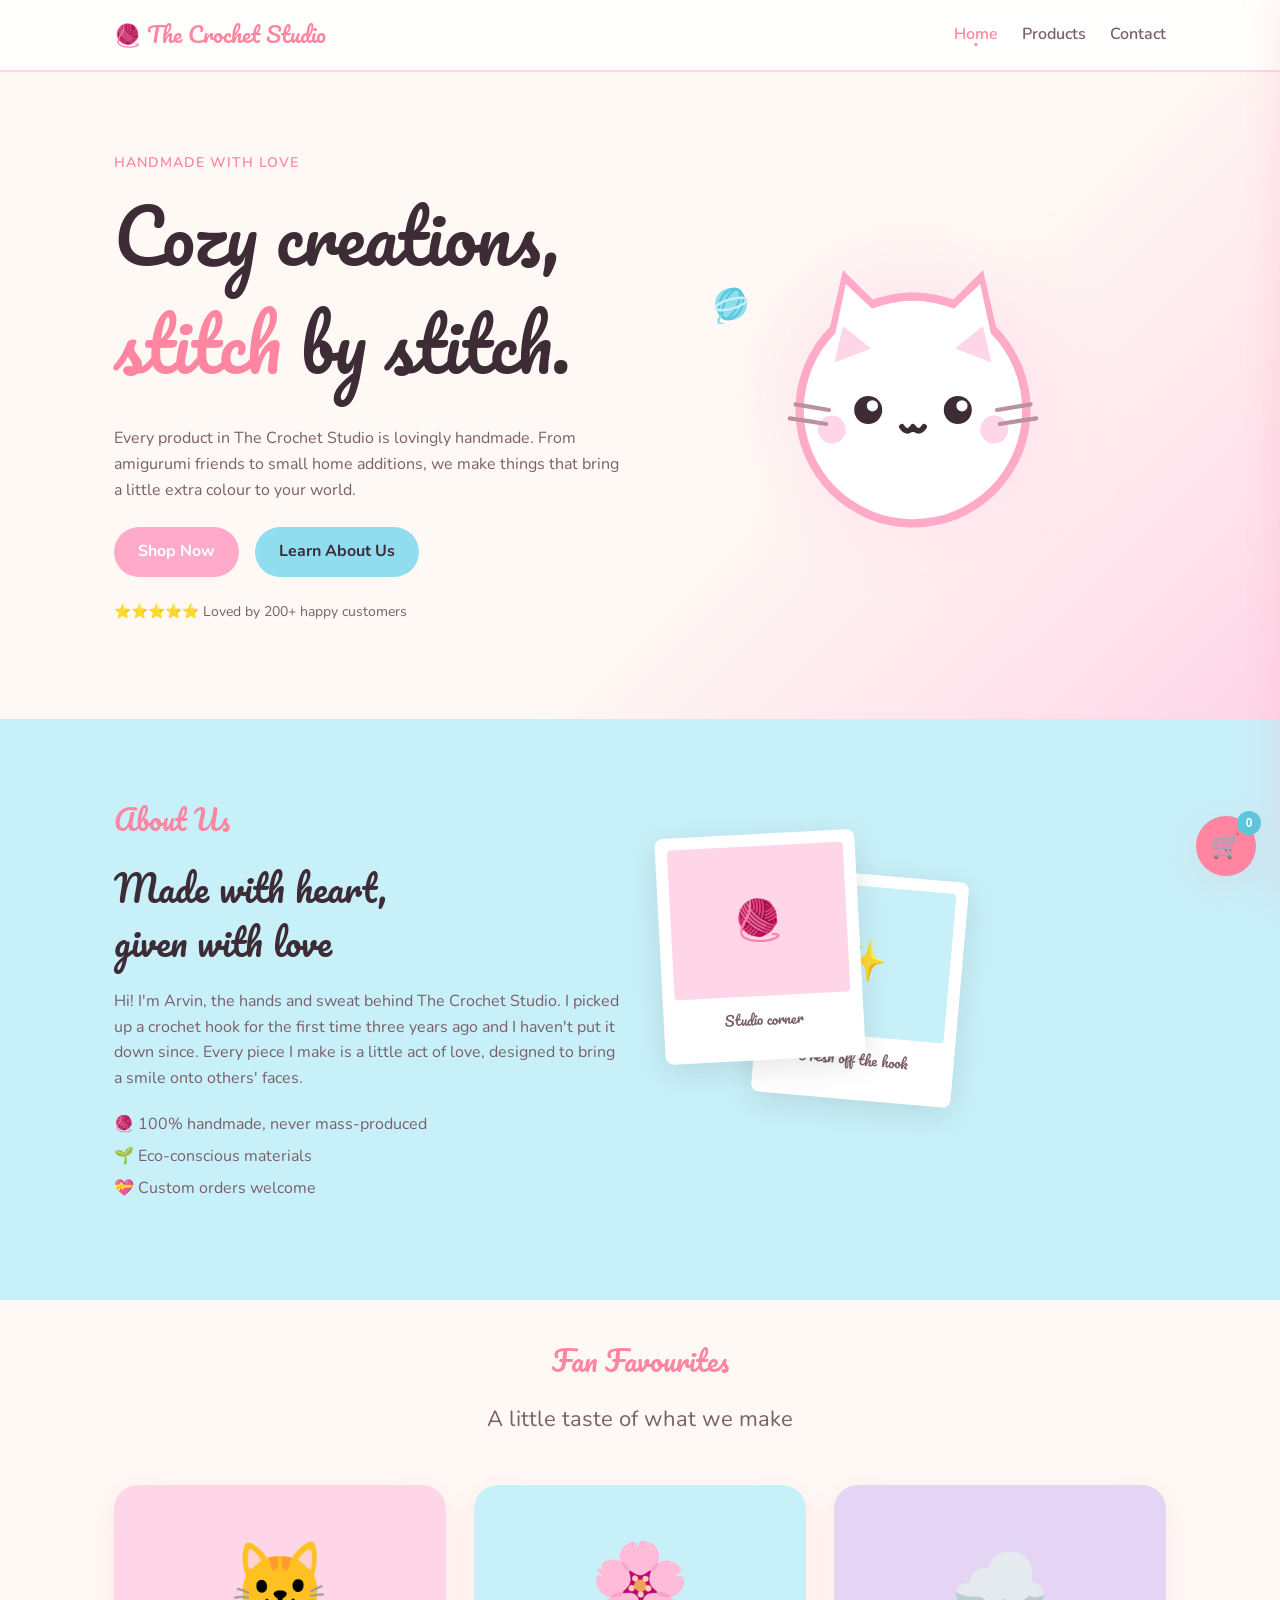
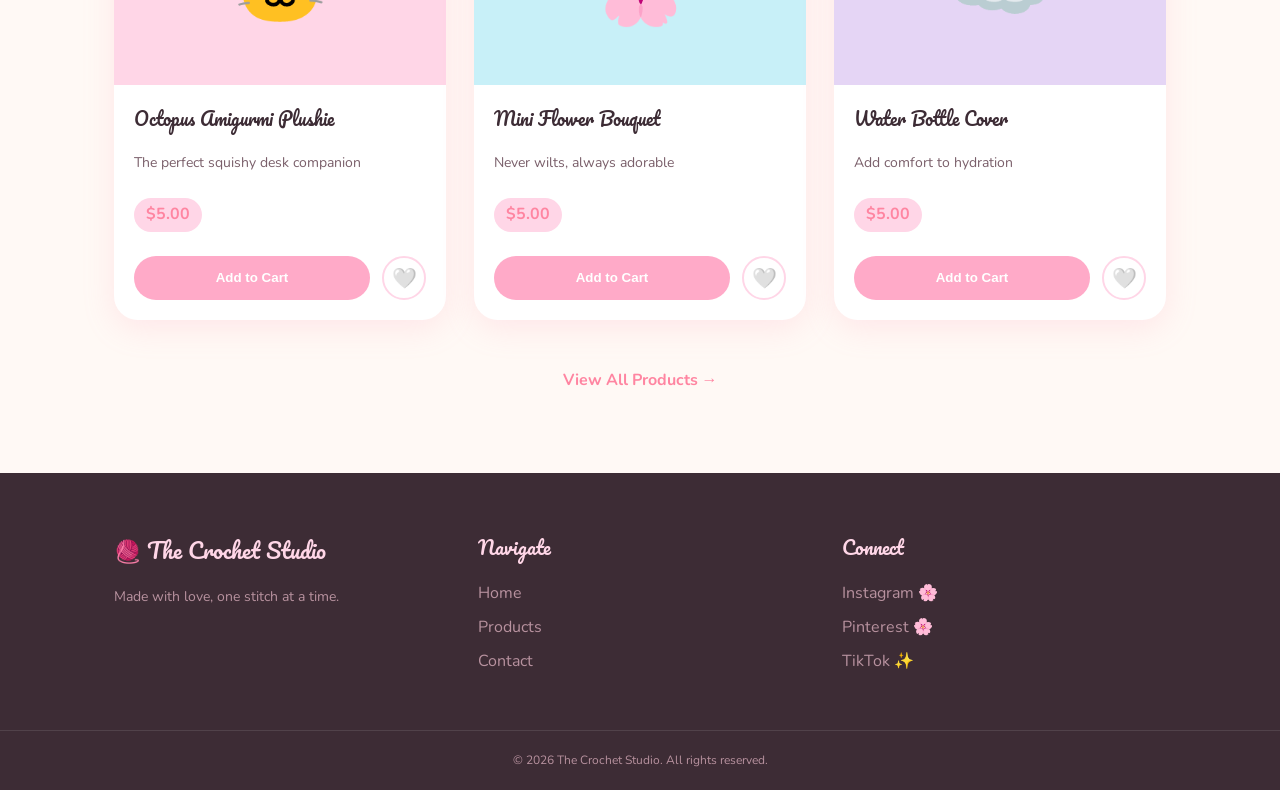
<file: index.html>
<!DOCTYPE html>
<html lang="en">
<head>
  <meta charset="UTF-8">
  <meta name="viewport" content="width=device-width, initial-scale=1.0">
  <title>The Crochet Studio | Home</title>
  <link rel="stylesheet" href="css/styles.css">
</head>
<body>

  <nav class="navbar">
    <div class="container">
      <a href="index.html" class="logo pacifico">🧶 The Crochet Studio</a>
      <button class="mobile-menu-btn">☰</button>
      <div class="nav-links">
        <a href="index.html">Home</a>
        <a href="products.html">Products</a>
        <a href="contact.html">Contact</a>
      </div>
    </div>
  </nav>

  <button class="floating-cart-btn">
    🛒 <span class="cart-badge">0</span>
  </button>
  
  <div class="cart-sidebar">
    <h2 class="pacifico" style="margin-bottom: 24px;">Your Cart</h2>
    
    <div id="cart-items-container" style="flex: 1; overflow-y: auto; margin-bottom: 16px;">
      </div>
    
    <div id="cart-total" style="font-size: var(--fs-lg); font-weight: 700; text-align: right; margin-bottom: 16px; color: var(--text-dark);">
      Total: $0.00
    </div>

    <button class="btn btn-primary checkout-btn" style="width: 100%; margin-bottom: 12px;">Checkout</button>
    <button class="btn btn-secondary clear-cart-btn" style="width: 100%; margin-bottom: 12px;">Clear Cart 🗑️</button>
    <button class="btn btn-secondary close-cart" style="width: 100%; background: none; border: 2px solid var(--pink-light);">Close</button>
  </div>
  <section class="hero">
    <div class="container hero-grid">
      <div class="hero-text reveal-on-scroll">
        <span class="eyebrow">Handmade with love</span>
        <h1 class="pacifico">Cozy creations,<br><span>stitch</span> by stitch.</h1>
        <p style="color: var(--text-mid);">Every product in The Crochet Studio is lovingly handmade. From amigurumi friends to small home additions, we make things that bring a little extra colour to your world.</p>
        <div style="display: flex; gap: 16px; margin-bottom: 24px; margin-top: 24px;">
          <a href="products.html" class="btn btn-primary">Shop Now</a>
          <a href="#about" class="btn btn-secondary">Learn About Us</a>
        </div>
        <p style="font-size: var(--fs-sm); color: var(--text-mid);">⭐⭐⭐⭐⭐ Loved by 200+ happy customers</p>
      </div>
      <div class="hero-img-container reveal-on-scroll" style="animation-delay: 0.2s;">
        <div class="glow-circle"></div>
        <svg class="chibi-cat" viewBox="0 0 100 100" aria-hidden="true">
          <polygon points="17,40 25,5 45,25" fill="#FFAAC8" />
          <polygon points="83,40 75,5 55,25" fill="#FFAAC8" />
          <circle cx="50" cy="55" r="42" fill="#FFAAC8" />
          
          <polygon points="20,38 26,10 42,25" fill="#FFFFFF" />
          <polygon points="80,38 74,10 58,25" fill="#FFFFFF" />
          <circle cx="50" cy="55" r="39" fill="#FFFFFF" />
          
          <polygon points="25,25 35,33 22,38" fill="#FFD6E7" />
          <polygon points="75,25 65,33 78,38" fill="#FFD6E7" />

          <circle cx="34" cy="55" r="5" fill="#3D2C35"/>
          <circle cx="66" cy="55" r="5" fill="#3D2C35"/>
          <circle cx="35.5" cy="53.5" r="2" fill="#FFFFFF"/>
          <circle cx="67.5" cy="53.5" r="2" fill="#FFFFFF"/>
          
          <circle cx="21" cy="62" r="5" fill="#FFD6E7"/>
          <circle cx="79" cy="62" r="5" fill="#FFD6E7"/>
          
          <path d="M 46 61 Q 48 64 50 61 Q 52 64 54 61" fill="none" stroke="#3D2C35" stroke-width="2" stroke-linecap="round" stroke-linejoin="round"/>

          <path d="M 8 53 Q 14 54 20 55" fill="none" stroke="#B8929F" stroke-width="1.5" stroke-linecap="round"/>
          <path d="M 6 58 Q 13 59 19 60" fill="none" stroke="#B8929F" stroke-width="1.5" stroke-linecap="round"/>

          <path d="M 92 53 Q 86 54 80 55" fill="none" stroke="#B8929F" stroke-width="1.5" stroke-linecap="round"/>
          <path d="M 94 58 Q 87 59 81 60" fill="none" stroke="#B8929F" stroke-width="1.5" stroke-linecap="round"/>
        </svg>
        <svg class="floating-yarn" style="top: 10%; left: 10%; animation-delay: 0.5s;" viewBox="0 0 50 50">
          <circle cx="25" cy="25" r="20" fill="#90DDEF"/>
          <ellipse cx="25" cy="25" rx="8" ry="20" fill="none" stroke="#5BC8DC" stroke-width="3" transform="rotate(25 25 25)" />
          <ellipse cx="25" cy="25" rx="14" ry="20" fill="none" stroke="#5BC8DC" stroke-width="3" transform="rotate(25 25 25)" />
          <ellipse cx="25" cy="25" rx="20" ry="6" fill="none" stroke="#C8F0F8" stroke-width="3" transform="rotate(-15 25 25)" />
          <path d="M 12 40 Q 5 50 15 50" fill="none" stroke="#90DDEF" stroke-width="3" stroke-linecap="round" />
        </svg>
      </div>
    </div>
  </section>

  <section id="about" class="about">
    <div class="container about-grid">
      <div class="reveal-on-scroll">
        <h2 class="pacifico" style="color: var(--pink-deep); font-size: var(--fs-xl);">About Us</h2>
        <h3 class="pacifico" style="font-size: var(--fs-2xl);">Made with heart,<br>given with love</h3>
        <p style="color: var(--text-mid);">Hi! I'm Arvin, the hands and sweat behind The Crochet Studio. I picked up a crochet hook for the first time three years ago and I haven't put it down since. Every piece I make is a little act of love, designed to bring a smile onto others' faces.</p>
        <ul style="color: var(--text-mid); line-height: 2;">
          <li>🧶 100% handmade, never mass-produced</li>
          <li>🌱 Eco-conscious materials</li>
          <li>💝 Custom orders welcome</li>
        </ul>
      </div>
      <div class="polaroid-stack reveal-on-scroll">
        <div class="polaroid p-1"><div class="img-ph">🧶</div><div class="polaroid-caption">Studio corner</div></div>
        <div class="polaroid p-2"><div class="img-ph">✨</div><div class="polaroid-caption">Fresh off the hook</div></div>
      </div>
    </div>
  </section>

  <section class="products-preview container">
    <div class="section-header reveal-on-scroll">
      <h2 class="pacifico" style="color: var(--pink-deep); font-size: var(--fs-xl); margin-top: 40px;">Fan Favourites</h2>
      <p style="font-size: var(--fs-lg); color: var(--text-mid);">A little taste of what we make</p>
    </div>
    <div class="product-grid">
      <div class="card reveal-on-scroll" data-category="plushies">
        <div class="product-img">🐱</div>
        <div class="product-info">
          <h3 style="font-size: var(--fs-md);">Octopus Amigurmi Plushie</h3>
          <p style="font-size: var(--fs-sm); color: var(--text-mid);">The perfect squishy desk companion</p>
          <span class="price-tag">$5.00</span>
          <div class="product-actions">
            <button class="btn btn-primary add-to-cart" style="flex:1;">Add to Cart</button>
            <button class="heart-btn" data-id="1">🤍</button>
          </div>
        </div>
      </div>
      <div class="card reveal-on-scroll" data-category="gifts">
        <div class="product-img" style="background: var(--blue-light);">🌸</div>
        <div class="product-info">
          <h3 style="font-size: var(--fs-md);">Mini Flower Bouquet</h3>
          <p style="font-size: var(--fs-sm); color: var(--text-mid);">Never wilts, always adorable</p>
          <span class="price-tag">$5.00</span>
          <div class="product-actions">
            <button class="btn btn-primary add-to-cart" style="flex:1;">Add to Cart</button>
            <button class="heart-btn" data-id="2">🤍</button>
          </div>
        </div>
      </div>
      <div class="card reveal-on-scroll" data-category="accessories">
        <div class="product-img" style="background: var(--lavender);">☁️</div>
        <div class="product-info">
          <h3 style="font-size: var(--fs-md);">Water Bottle Cover</h3>
          <p style="font-size: var(--fs-sm); color: var(--text-mid);">Add comfort to hydration</p>
          <span class="price-tag">$5.00</span>
          <div class="product-actions">
            <button class="btn btn-primary add-to-cart" style="flex:1;">Add to Cart</button>
            <button class="heart-btn" data-id="3">🤍</button>
          </div>
        </div>
      </div>
    </div>
    <div style="text-align: center; margin-top: 48px; margin-bottom: 80px;">
      <a href="products.html" style="color: var(--pink-deep); font-weight: 700;">View All Products →</a>
    </div>
  </section>

  <footer>
    <div class="container footer-grid">
      <div class="footer-col">
        <h3 class="logo pacifico">🧶 The Crochet Studio</h3>
        <p style="color: var(--text-light); font-size: var(--fs-sm);">Made with love, one stitch at a time.</p>
      </div>
      <div class="footer-col">
        <h3>Navigate</h3>
        <ul>
          <li><a href="index.html">Home</a></li>
          <li><a href="products.html">Products</a></li>
          <li><a href="contact.html">Contact</a></li>
        </ul>
      </div>
      <div class="footer-col">
        <h3>Connect</h3>
        <ul>
          <li><a href="#">Instagram 🌸</a></li>
          <li><a href="#">Pinterest 🌸</a></li>
          <li><a href="#">TikTok ✨</a></li>
        </ul>
      </div>
    </div>
    <div class="footer-bottom">
      &copy; 2026 The Crochet Studio. All rights reserved.
    </div>
  </footer>

  <script src="js/scripts.js"></script>
</body>
</html>
</file>
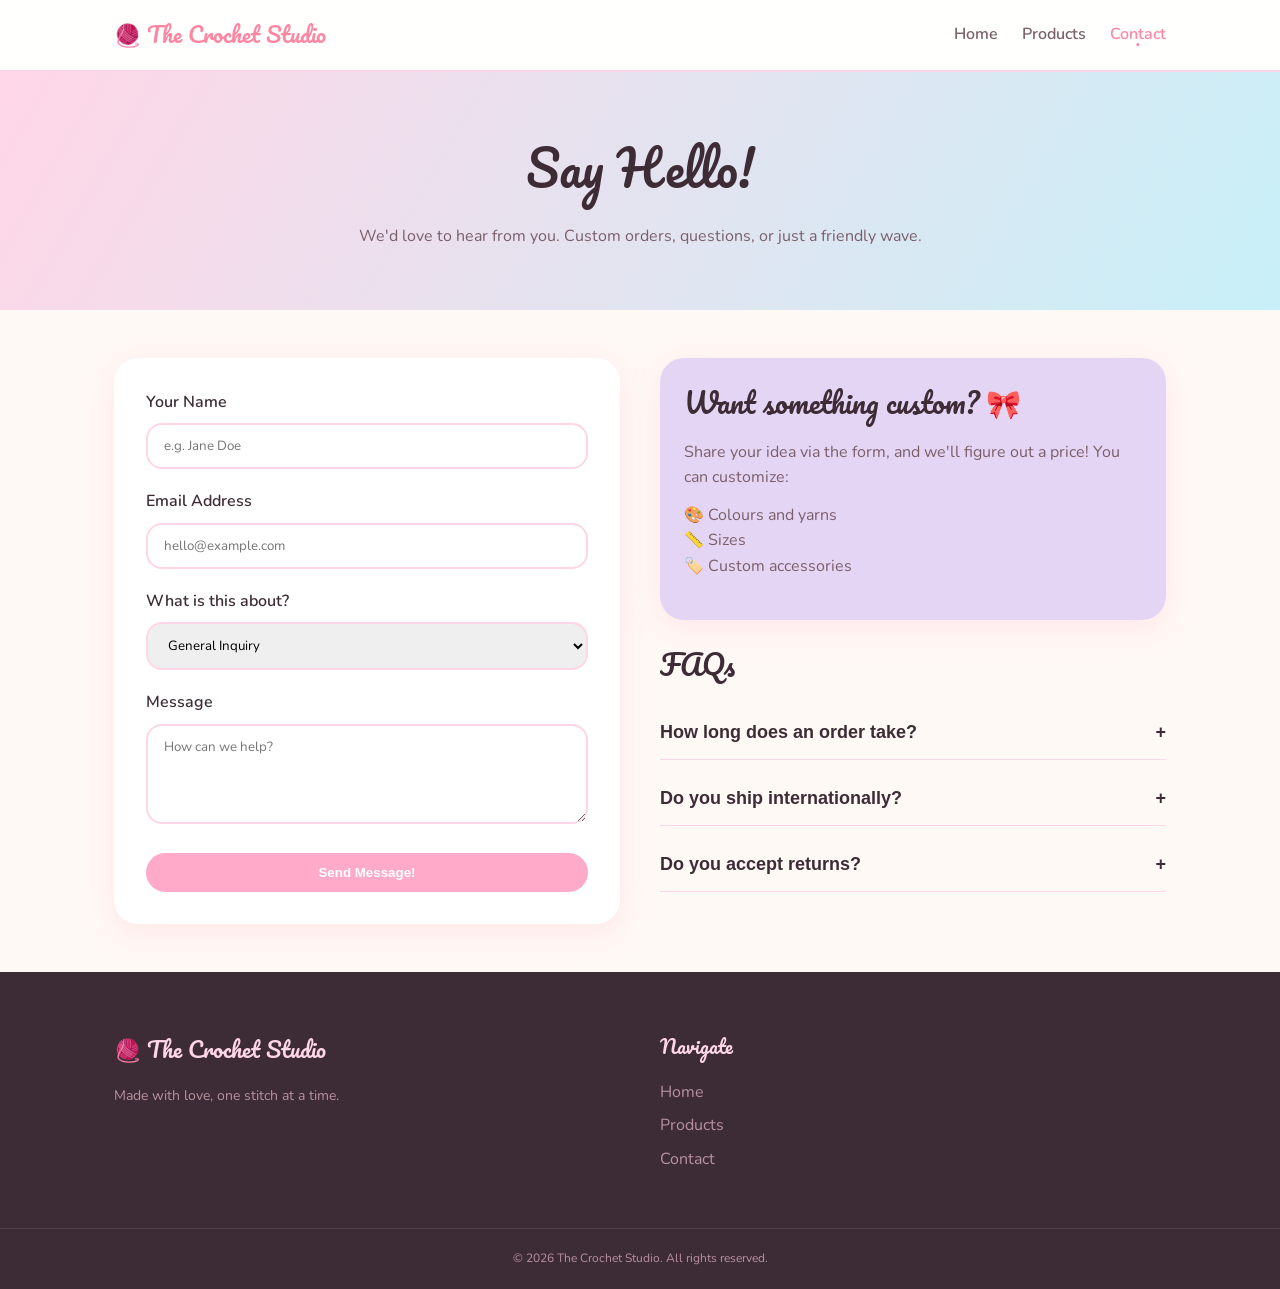
<file: contact.html>
<!DOCTYPE html>
<html lang="en">
<head>
  <meta charset="UTF-8">
  <meta name="viewport" content="width=device-width, initial-scale=1.0">
  <title>Contact | The Crochet Studio</title>
  <link rel="stylesheet" href="css/styles.css">
</head>
<body>

  <nav class="navbar">
    <div class="container">
      <a href="index.html" class="logo pacifico">🧶 The Crochet Studio</a>
      <button class="mobile-menu-btn">☰</button>
      <div class="nav-links">
        <a href="index.html">Home</a>
        <a href="products.html">Products</a>
        <a href="contact.html">Contact</a>
      </div>
    </div>
  </nav>

  <div style="background: linear-gradient(120deg, var(--pink-light), var(--blue-light)); padding: 60px 24px; text-align: center;">
    <h1 class="pacifico" style="font-size: var(--fs-3xl);">Say Hello!</h1>
    <p style="color: var(--text-mid); margin-bottom: 0;">We'd love to hear from you. Custom orders, questions, or just a friendly wave.</p>
  </div>

<section class="container contact-grid" style="margin-top: 48px; margin-bottom: 48px;">
    
    <form class="card reveal-on-scroll" style="padding: 32px;" id="contact-form">
      <div class="form-group">
        <label>Your Name</label>
        <input type="text" name="name" placeholder="e.g. Jane Doe" required>
      </div>
      <div class="form-group">
        <label>Email Address</label>
        <input type="email" name="email" placeholder="hello@example.com" required>
      </div>
      <div class="form-group">
        <label>What is this about?</label>
        <select name="subject">
          <option>General Inquiry</option>
          <option>Custom Order Request</option>
          <option>Something Else 🎀</option>
        </select>
      </div>
      <div class="form-group">
        <label>Message</label>
        <textarea name="message" rows="4" placeholder="How can we help?" required></textarea>
      </div>
      <button type="submit" class="btn btn-primary" style="width: 100%;">Send Message!</button>
    </form>

    <div class="reveal-on-scroll" style="animation-delay: 0.2s;">
      <div class="card" style="padding: 24px; background: var(--lavender); margin-bottom: 24px;">
        <h3 class="pacifico" style="font-size: var(--fs-xl); margin-bottom: 12px;">Want something custom? 🎀</h3>
        <p style="color: var(--text-mid); margin-bottom: 12px;">Share your idea via the form, and we'll figure out a price! You can customize:</p>
        <ul style="color: var(--text-mid);">
          <li>🎨 Colours and yarns</li>
          <li>📏 Sizes</li>
          <li>🏷️ Custom accessories</li>
        </ul>
      </div>

      <div>
        <h3 class="pacifico" style="font-size: var(--fs-xl); margin-bottom: 16px;">FAQs</h3>
        <div class="faq-item">
          <button class="faq-question">How long does an order take? <span>+</span></button>
          <div class="faq-answer"><p style="padding-bottom: 16px;">Standard items are made in 3-5 days. Custom orders take 2-3 weeks depending on complexity.</p></div>
        </div>
        <div class="faq-item">
          <button class="faq-question">Do you ship internationally? <span>+</span></button>
          <div class="faq-answer"><p style="padding-bottom: 16px;">Unfortunately not. We are locally based in Aurora, Ontario!</p></div>
        </div>
        <div class="faq-item">
          <button class="faq-question">Do you accept returns? <span>+</span></button>
          <div class="faq-answer"><p style="padding-bottom: 16px;">Due to the handmade nature of our items, we only accept returns if the item arrives damaged.</p></div>
        </div>
      </div>
    </div>
    
  </section>

  <footer>
    <div class="container footer-grid">
      <div class="footer-col">
        <h3 class="logo pacifico">🧶 The Crochet Studio</h3>
        <p style="color: var(--text-light); font-size: var(--fs-sm);">Made with love, one stitch at a time.</p>
      </div>
      <div class="footer-col">
        <h3>Navigate</h3>
        <ul>
          <li><a href="index.html">Home</a></li>
          <li><a href="products.html">Products</a></li>
          <li><a href="contact.html">Contact</a></li>
        </ul>
      </div>
    </div>
    <div class="footer-bottom">&copy; 2026 The Crochet Studio. All rights reserved.</div>
  </footer>

  <script src="js/scripts.js"></script>
</body>
</html>
</file>
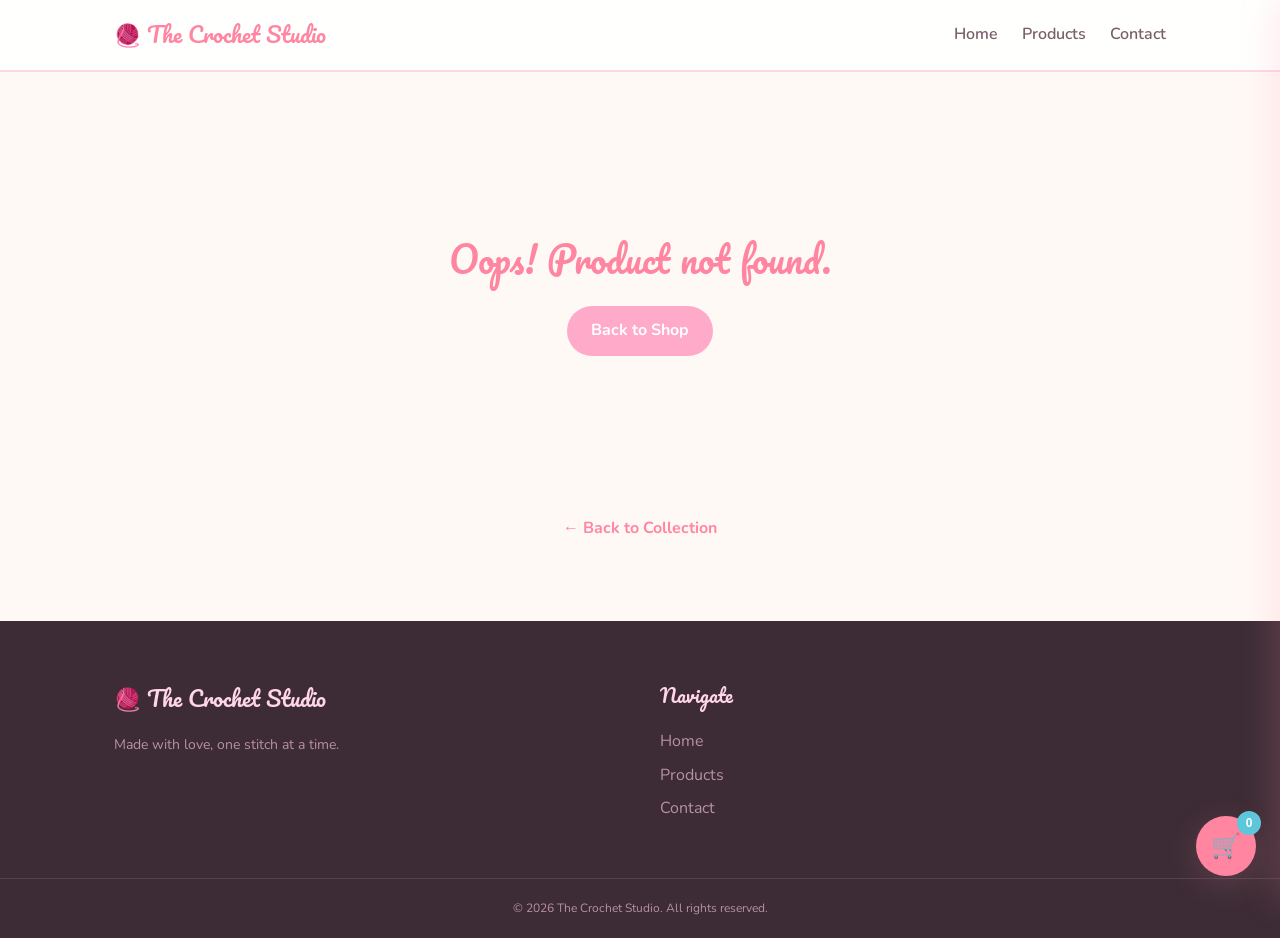
<file: product.html>
<!DOCTYPE html>
<html lang="en">
<head>
  <meta charset="UTF-8">
  <meta name="viewport" content="width=device-width, initial-scale=1.0">
  <title>Product Details | The Crochet Studio</title>
  <link rel="stylesheet" href="css/styles.css">
</head>
<body>

  <nav class="navbar">
    <div class="container">
      <a href="index.html" class="logo pacifico">🧶 The Crochet Studio</a>
      <button class="mobile-menu-btn">☰</button>
      <div class="nav-links">
        <a href="index.html">Home</a>
        <a href="products.html">Products</a>
        <a href="contact.html">Contact</a>
      </div>
    </div>
  </nav>

  <button class="floating-cart-btn">
    🛒 <span class="cart-badge">0</span>
  </button>
  <div class="cart-sidebar">
    <h2 class="pacifico" style="margin-bottom: 24px;">Your Cart</h2>
    <div id="cart-items-container" style="flex: 1; overflow-y: auto; margin-bottom: 16px;"></div>
    <div id="cart-total" style="font-size: var(--fs-lg); font-weight: 700; text-align: right; margin-bottom: 16px; color: var(--text-dark);">Total: $0.00</div>
    <button class="btn btn-primary checkout-btn" style="width: 100%; margin-bottom: 12px;">Checkout</button>
    <button class="btn btn-secondary clear-cart-btn" style="width: 100%; margin-bottom: 12px;">Clear Cart 🗑️</button>
    <button class="btn btn-secondary close-cart" style="width: 100%; background: none; border: 2px solid var(--pink-light);">Close</button>
  </div>

  <section class="container reveal-on-scroll" style="margin-top: 80px; margin-bottom: 80px; display: grid; grid-template-columns: repeat(auto-fit, minmax(300px, 1fr)); gap: 48px;" id="product-detail-container">
    </section>

  <div class="container" style="text-align: center; margin-bottom: 80px;">
    <a href="products.html" style="color: var(--pink-deep); font-weight: 700;">← Back to Collection</a>
  </div>

  <footer>
    <div class="container footer-grid">
      <div class="footer-col">
        <h3 class="logo pacifico">🧶 The Crochet Studio</h3>
        <p style="color: var(--text-light); font-size: var(--fs-sm);">Made with love, one stitch at a time.</p>
      </div>
      <div class="footer-col">
        <h3>Navigate</h3>
        <ul>
          <li><a href="index.html">Home</a></li>
          <li><a href="products.html">Products</a></li>
          <li><a href="contact.html">Contact</a></li>
        </ul>
      </div>
    </div>
    <div class="footer-bottom">&copy; 2026 The Crochet Studio. All rights reserved.</div>
  </footer>

  <script src="js/scripts.js"></script>
</body>
</html>
</file>
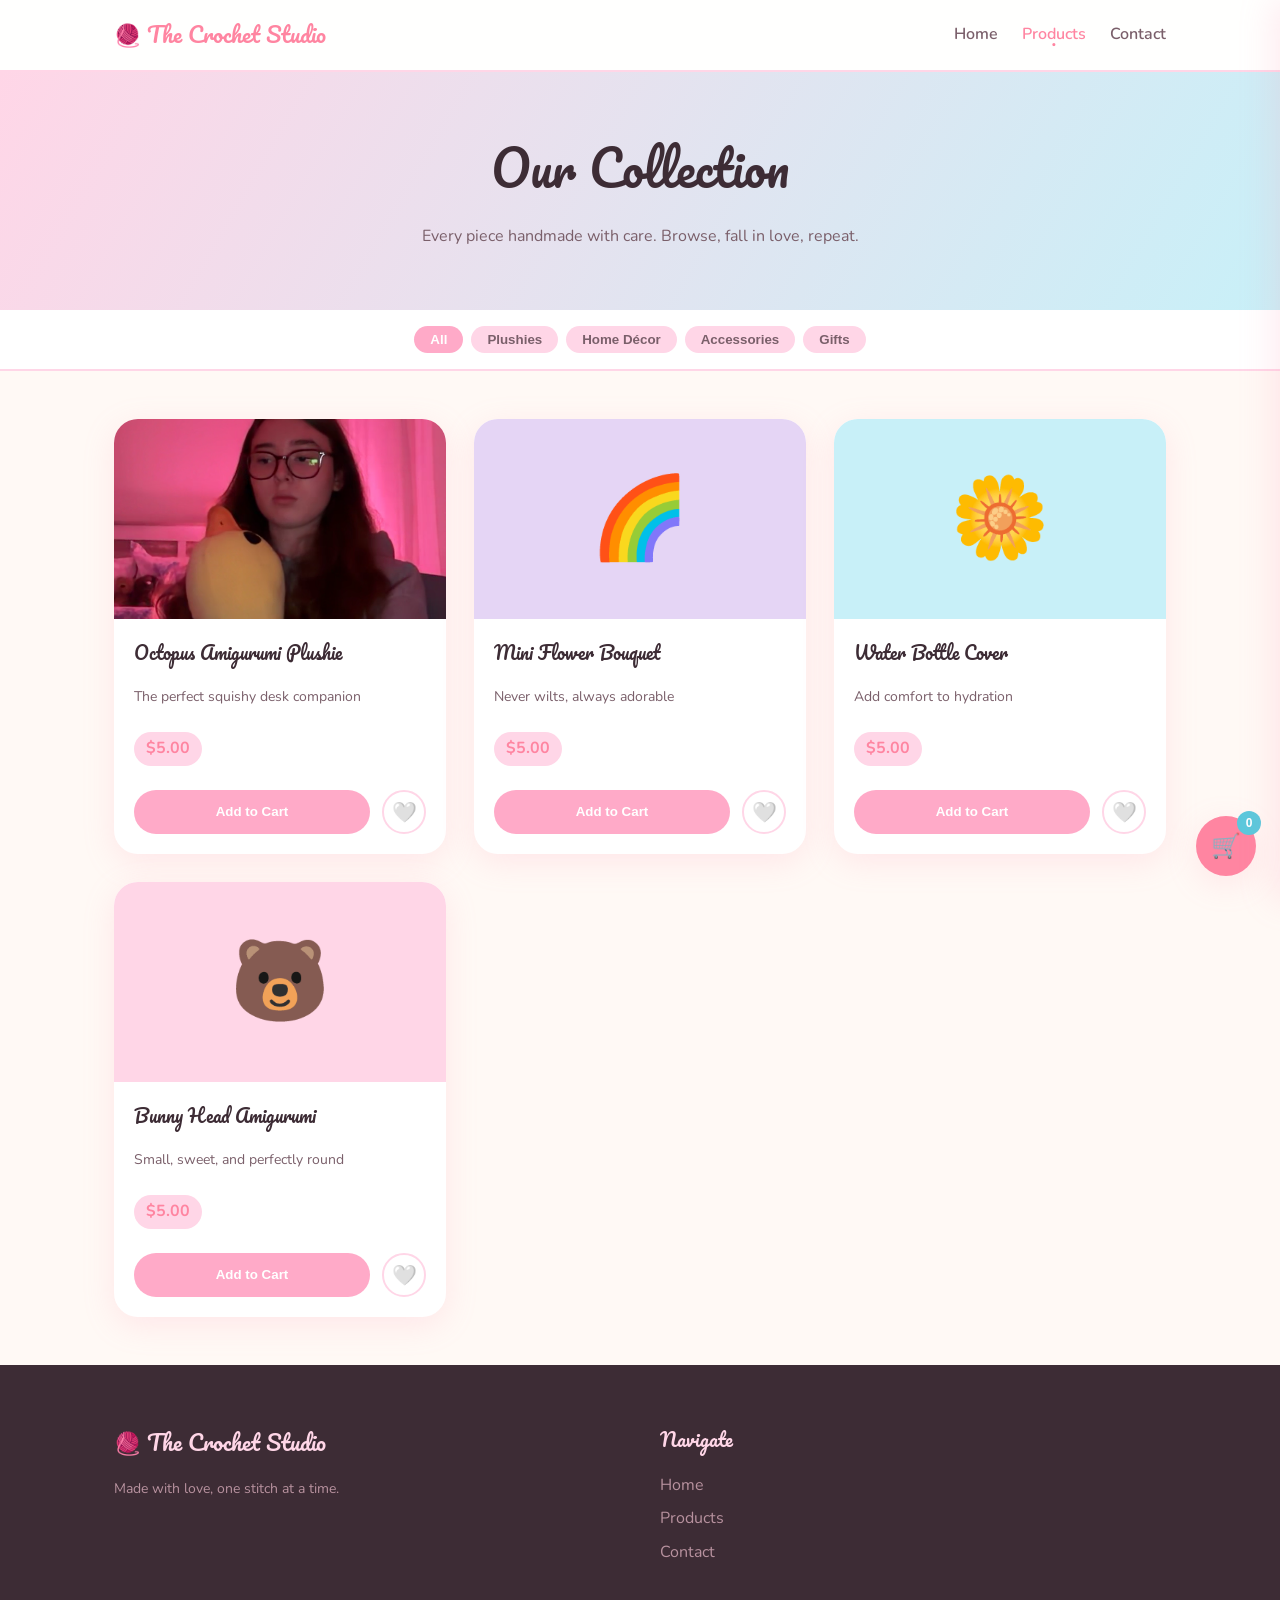
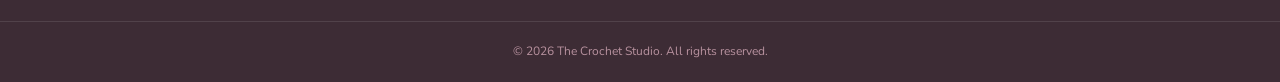
<file: products.html>
<!DOCTYPE html>
<html lang="en">
<head>
  <meta charset="UTF-8">
  <meta name="viewport" content="width=device-width, initial-scale=1.0">
  <title>Products | The Crochet Studio</title>
  <link rel="stylesheet" href="css/styles.css">
</head>
<body>

  <nav class="navbar">
    <div class="container">
      <a href="index.html" class="logo pacifico">🧶 The Crochet Studio</a>
      <button class="mobile-menu-btn">☰</button>
      <div class="nav-links">
        <a href="index.html">Home</a>
        <a href="products.html">Products</a>
        <a href="contact.html">Contact</a>
      </div>
    </div>
  </nav>

  <button class="floating-cart-btn">
    🛒 <span class="cart-badge">0</span>
  </button>
  
  <div class="cart-sidebar">
    <h2 class="pacifico" style="margin-bottom: 24px;">Your Cart</h2>
    
    <div id="cart-items-container" style="flex: 1; overflow-y: auto; margin-bottom: 16px;">
      </div>
    
    <div id="cart-total" style="font-size: var(--fs-lg); font-weight: 700; text-align: right; margin-bottom: 16px; color: var(--text-dark);">
      Total: $0.00
    </div>

    <button class="btn btn-primary checkout-btn" style="width: 100%; margin-bottom: 12px;">Checkout</button>
    <button class="btn btn-secondary clear-cart-btn" style="width: 100%; margin-bottom: 12px;">Clear Cart 🗑️</button>
    <button class="btn btn-secondary close-cart" style="width: 100%; background: none; border: 2px solid var(--pink-light);">Close</button>
  </div>

  <div style="background: linear-gradient(120deg, var(--pink-light), var(--blue-light)); padding: 60px 24px; text-align: center;">
    <h1 class="pacifico" style="font-size: var(--fs-3xl);">Our Collection</h1>
    <p style="color: var(--text-mid); margin-bottom: 0;">Every piece handmade with care. Browse, fall in love, repeat.</p>
  </div>

  <div class="filter-bar">
    <div class="container" style="display: flex; gap: 8px; flex-wrap: wrap;">
      <button class="chip active" data-filter="all">All</button>
      <button class="chip" data-filter="plushies">Plushies</button>
      <button class="chip" data-filter="home">Home Décor</button>
      <button class="chip" data-filter="accessories">Accessories</button>
      <button class="chip" data-filter="gifts">Gifts</button>
    </div>
  </div>

  <section class="container" style="margin-top: 48px; margin-bottom: 48px;">
    <div class="product-grid" id="product-list">
      <div class="card reveal-on-scroll" data-category="plushies" data-images="images/octo1.png,images/octo2.png,images/octo3.png">
        <div class="product-img">
          <img src="images/octo1.png" alt="Octopus Amigurumi Plushie">
        </div>
        <div class="product-info">
          <h3 style="font-size: var(--fs-md);">Octopus Amigurumi Plushie</h3>
          <p style="font-size: var(--fs-sm); color: var(--text-mid);">The perfect squishy desk companion</p>
          <span class="price-tag">$5.00</span>
          <div class="product-actions">
            <button class="btn btn-primary add-to-cart" style="flex:1;">Add to Cart</button>
            <button class="heart-btn" data-id="1">🤍</button>
          </div>
        </div>
      </div>
      <div class="card reveal-on-scroll" data-category="gifts">
        <div class="product-img" style="background: var(--lavender);">🌈</div>
        <div class="product-info">
          <h3 style="font-size: var(--fs-md);">Mini Flower Bouquet</h3>
          <p style="font-size: var(--fs-sm); color: var(--text-mid);">Never wilts, always adorable</p>
          <span class="price-tag">$5.00</span>
          <div class="product-actions">
            <button class="btn btn-primary add-to-cart" style="flex:1;">Add to Cart</button>
            <button class="heart-btn" data-id="4">🤍</button>
          </div>
        </div>
      </div>
      <div class="card reveal-on-scroll" data-category="accessories">
        <div class="product-img" style="background: var(--blue-light);">🌼</div>
        <div class="product-info">
          <h3 style="font-size: var(--fs-md);">Water Bottle Cover</h3>
          <p style="font-size: var(--fs-sm); color: var(--text-mid);">Add comfort to hydration</p>
          <span class="price-tag">$5.00</span>
          <div class="product-actions">
            <button class="btn btn-primary add-to-cart" style="flex:1;">Add to Cart</button>
            <button class="heart-btn" data-id="5">🤍</button>
          </div>
        </div>
      </div>
      <div class="card reveal-on-scroll" data-category="plushies">
        <div class="product-img" style="background: var(--pink-light);">🐻</div>
        <div class="product-info">
          <h3 style="font-size: var(--fs-md);">Bunny Head Amigurumi</h3>
          <p style="font-size: var(--fs-sm); color: var(--text-mid);">Small, sweet, and perfectly round</p>
          <span class="price-tag">$5.00</span>
          <div class="product-actions">
            <button class="btn btn-primary add-to-cart" style="flex:1;">Add to Cart</button>
            <button class="heart-btn" data-id="6">🤍</button>
          </div>
        </div>
      </div>
    </div>
  </section>

  <footer>
    <div class="container footer-grid">
      <div class="footer-col">
        <h3 class="logo pacifico">🧶 The Crochet Studio</h3>
        <p style="color: var(--text-light); font-size: var(--fs-sm);">Made with love, one stitch at a time.</p>
      </div>
      <div class="footer-col">
        <h3>Navigate</h3>
        <ul>
          <li><a href="index.html">Home</a></li>
          <li><a href="products.html">Products</a></li>
          <li><a href="contact.html">Contact</a></li>
        </ul>
      </div>
    </div>
    <div class="footer-bottom">&copy; 2026 The Crochet Studio. All rights reserved.</div>
  </footer>

  <script src="js/scripts.js"></script>
</body>
</html>
</file>
<file: css/styles.css>
/* ==========================================================================
   Global Variables & Reset
   ========================================================================== */
@import url('https://fonts.googleapis.com/css2?family=Pacifico&family=Nunito:wght@400;500;600;700;800&display=swap');

:root {
  --pink-light: #FFD6E7;
  --pink-mid: #FFAAC8;
  --pink-deep: #FF85A1;
  --blue-light: #C8F0F8;
  --blue-mid: #90DDEF;
  --blue-deep: #5BC8DC;
  --lavender: #E5D5F5;
  --cream: #FFF9F5;
  --white: #FFFFFF;
  --text-dark: #3D2C35;
  --text-mid: #7A5F6A;
  --text-light: #B8929F;
  --shadow: rgba(255, 150, 180, 0.18);

  --fs-xs: 0.75rem;
  --fs-sm: 0.875rem;
  --fs-base: 1rem;
  --fs-md: 1.125rem;
  --fs-lg: 1.375rem;
  --fs-xl: 1.75rem;
  --fs-2xl: 2.25rem;
  --fs-3xl: 3rem;
  --fs-hero: clamp(2.5rem, 6vw, 4.5rem);
}

* {
  box-sizing: border-box;
  margin: 0;
  padding: 0;
}

html {
  scroll-behavior: smooth;
}

body {
  font-family: 'Nunito', sans-serif;
  background-color: var(--cream);
  color: var(--text-dark);
  font-size: var(--fs-base);
  line-height: 1.6;
  overflow-x: hidden;
}

/* Typography Spacing Fixes */
h1, h2, h3, p, ul, ol {
  margin-bottom: 16px; /* Global safety margin to prevent overlapping */
}

h1, h2, h3, .pacifico {
  font-family: 'Pacifico', cursive;
  font-weight: 400;
  /* Increased from 1.2 to 1.5 to prevent cursive tails from clipping */
  line-height: 1.5; 
  padding-bottom: 4px; 
}

/* Remove bottom margin for the last paragraph in a card so things stay neat */
.card p:last-child {
  margin-bottom: 0;
}

a {
  text-decoration: none;
  color: inherit;
}

ul {
  list-style: none;
}

.container {
  max-width: 1100px;
  margin: 0 auto;
  padding: 0 24px;
}

section {
  padding: 80px 0;
  position: relative;
}

@media (max-width: 768px) {
  section { padding: 48px 0; }
}

/* ==========================================================================
   Animations
   ========================================================================== */
@keyframes floatUpDown {
  0%, 100% { transform: translateY(0); }
  50% { transform: translateY(-10px); }
}
@keyframes spinSlow {
  100% { transform: rotate(360deg); }
}
@keyframes popIn {
  0% { transform: scale(0.6); opacity: 0; }
  70% { transform: scale(1.05); opacity: 1; }
  100% { transform: scale(1); opacity: 1; }
}
@keyframes wiggle {
  0%, 100% { transform: rotate(0deg); }
  25% { transform: rotate(-8deg); }
  75% { transform: rotate(8deg); }
}
@keyframes heartBeat {
  0%, 100% { transform: scale(1); }
  50% { transform: scale(1.3); }
}
@keyframes fadeSlideUp {
  0% { opacity: 0; transform: translateY(30px); }
  100% { opacity: 1; transform: translateY(0); }
}
@keyframes shake {
  0%, 100% { transform: translateX(0); }
  25% { transform: translateX(-6px); }
  75% { transform: translateX(6px); }
}

@media (prefers-reduced-motion: reduce) {
  *, ::before, ::after {
    animation-duration: 0.01ms !important;
    animation-iteration-count: 1 !important;
    transition-duration: 0.01ms !important;
    scroll-behavior: auto !important;
  }
}

.reveal-on-scroll {
  opacity: 0;
}
.reveal-on-scroll.revealed {
  animation: fadeSlideUp 0.6s ease-out forwards;
}

/* ==========================================================================
   UI Components
   ========================================================================== */
.btn {
  display: inline-flex;
  align-items: center;
  justify-content: center;
  padding: 12px 24px;
  border-radius: 50px;
  font-weight: 700;
  cursor: pointer;
  border: none;
  transition: all 0.3s ease;
}

.btn-primary {
  background: var(--pink-mid);
  color: var(--white);
}
.btn-primary:hover {
  background: var(--pink-deep);
  transform: translateY(-2px);
  box-shadow: 0 0 0 6px rgba(255, 170, 200, 0.4);
}
.btn-primary:active {
  transform: scale(0.97);
}

.btn-secondary {
  background: var(--blue-mid);
  color: var(--text-dark);
}
.btn-secondary:hover {
  background: var(--blue-deep);
  transform: translateY(-2px);
}

.card {
  background: var(--white);
  border-radius: 24px;
  box-shadow: 0 8px 32px var(--shadow);
  overflow: hidden;
  transition: transform 0.3s cubic-bezier(0.175, 0.885, 0.32, 1.275), box-shadow 0.3s ease;
  cursor: pointer; /* Turns the mouse into a pointing hand */
}

.card:hover {
  /* Increased lift to -12px and scale to 1.04 */
  transform: translateY(-12px) scale(1.04); 
  /* Deepened the shadow slightly to match the higher lift */
  box-shadow: 0 20px 50px rgba(255, 150, 180, 0.4);
}
/* ==========================================================================
   Navigation
   ========================================================================== */
.navbar {
  position: sticky;
  top: 0;
  z-index: 100;
  background: rgba(255, 255, 255, 0.88);
  backdrop-filter: blur(12px);
  border-bottom: 2px solid var(--pink-light);
}

.navbar .container {
  display: flex;
  justify-content: space-between;
  align-items: center;
  height: 70px;
}

.logo {
  font-size: var(--fs-lg);
  color: var(--pink-deep);
  margin-bottom: 0; /* Reset for nav */
}

.nav-links {
  display: flex;
  gap: 24px;
}

.nav-links a {
  font-weight: 600;
  color: var(--text-mid);
  position: relative;
  transition: color 0.3s;
}

.nav-links a:hover, .nav-links a.active {
  color: var(--pink-deep);
}

.nav-links a::after {
  content: '';
  position: absolute;
  bottom: -4px;
  left: 0;
  width: 0;
  height: 2px;
  background: var(--pink-deep);
  transition: width 0.3s ease;
}
.nav-links a:hover::after {
  width: 100%;
}
.nav-links a.active::before {
  content: '·';
  position: absolute;
  bottom: -15px;
  left: 50%;
  transform: translateX(-50%);
  color: var(--pink-deep);
  font-size: 24px;
}

.mobile-menu-btn {
  display: none;
  background: none;
  border: none;
  font-size: 24px;
  cursor: pointer;
  color: var(--text-dark);
}

@media (max-width: 768px) {
  .mobile-menu-btn { display: block; }
  .nav-links {
    position: absolute;
    top: 70px;
    left: 0;
    width: 100%;
    background: rgba(255, 255, 255, 0.95);
    flex-direction: column;
    padding: 24px;
    gap: 16px;
    box-shadow: 0 8px 32px var(--shadow);
    max-height: 0;
    overflow: hidden;
    transition: max-height 0.3s ease;
  }
  .nav-links.open { max-height: 300px; }
}

/* ==========================================================================
   Footer
   ========================================================================== */
footer {
  background: var(--text-dark);
  color: var(--white);
  padding: 60px 0 20px;
  position: relative;
}
.footer-grid {
  display: grid;
  grid-template-columns: repeat(auto-fit, minmax(200px, 1fr));
  gap: 40px;
  margin-bottom: 40px;
}
.footer-col h3, .footer-col .logo {
  color: var(--pink-light);
  margin-bottom: 16px;
}
.footer-col ul li { margin-bottom: 8px; color: var(--text-light); }
.footer-col ul li a:hover { color: var(--pink-mid); }
.footer-bottom {
  text-align: center;
  color: var(--text-light);
  font-size: var(--fs-xs);
  border-top: 1px solid rgba(255,255,255,0.1);
  padding-top: 20px;
}

/* ==========================================================================
   Page Specific & Decorative
   ========================================================================== */
.hero {
  background: linear-gradient(135deg, var(--cream) 60%, var(--pink-light) 100%);
  overflow: hidden;
}
.hero-grid {
  display: grid;
  grid-template-columns: 1fr 1fr;
  align-items: center;
  gap: 40px;
}
.hero-text h1 { font-size: var(--fs-hero); margin-bottom: 24px; }
.hero-text h1 span { color: var(--pink-deep); }
.eyebrow {
  color: var(--pink-deep);
  font-weight: 600;
  font-size: var(--fs-sm);
  text-transform: uppercase;
  letter-spacing: 1px;
  display: block;
  margin-bottom: 8px;
}
.hero-img-container {
  position: relative;
  display: flex;
  justify-content: center;
  align-items: center;
}
.hero-img-container:hover .chibi-cat { animation: wiggle 0.5s ease-in-out; }
.glow-circle {
  position: absolute;
  width: 280px;
  height: 280px;
  background: radial-gradient(circle, var(--pink-light), transparent);
  border-radius: 50%;
  filter: blur(40px);
  z-index: 0;
}
.chibi-cat {
  position: relative;
  z-index: 1;
  width: 280px;
  animation: floatUpDown 3s ease-in-out infinite;
}
.floating-yarn {
  position: absolute;
  width: 40px;
  z-index: 0;
  animation: floatUpDown 4s ease-in-out infinite, spinSlow 10s linear infinite;
}

/* About Us */
.about { background: var(--blue-light); }
.about-grid { display: grid; grid-template-columns: 1fr 1fr; gap: 40px; align-items: center; }
.polaroid-stack { position: relative; height: 350px; }
.polaroid {
  background: var(--white);
  padding: 12px 12px 30px;
  border-radius: 8px;
  box-shadow: 0 8px 32px rgba(0,0,0,0.1);
  position: absolute;
  width: 200px;
  transition: transform 0.3s ease;
}
.polaroid .img-ph { height: 150px; border-radius: 4px; display: flex; justify-content: center; align-items: center; font-size: 40px;}
.p-1 { top: 0; left: 0; transform: rotate(-3deg); background: var(--white); z-index: 2; }
.p-1 .img-ph { background: var(--pink-light); }
.p-2 { top: 40px; left: 100px; transform: rotate(5deg); background: var(--white); z-index: 1; }
.p-2 .img-ph { background: var(--blue-light); }
.polaroid:hover { transform: rotate(0deg) scale(1.05); z-index: 10; }
.polaroid-caption { text-align: center; margin-top: 12px; font-family: 'Pacifico'; font-size: var(--fs-sm); color: var(--text-mid); margin-bottom: 0;}

/* Product Grid & Cards */
.products-preview { background: var(--cream); }
.section-header { text-align: center; margin-bottom: 48px; }
.product-grid {
  display: grid;
  grid-template-columns: repeat(auto-fill, minmax(260px, 1fr));
  gap: 28px;
}
.product-img {
  height: 200px;
  background: var(--pink-light);
  border-radius: 20px 20px 0 0;
  display: flex;
  justify-content: center;
  align-items: center;
  font-size: 80px;
  position: relative;
}
.product-info { padding: 20px; }
.price-tag {
  display: inline-block;
  background: var(--pink-light);
  color: var(--pink-deep);
  padding: 4px 12px;
  border-radius: 50px;
  font-weight: 700;
  margin: 8px 0;
}
.product-actions { display: flex; gap: 12px; margin-top: 16px; }
.heart-btn {
  background: var(--white); border: 2px solid var(--pink-light);
  border-radius: 50%; width: 44px; height: 44px;
  display: flex; justify-content: center; align-items: center;
  cursor: pointer; font-size: 20px; transition: 0.3s;
}
.heart-btn.active { border-color: var(--pink-deep); animation: heartBeat 0.6s ease-in-out; }

/* Filter Bar */
.filter-bar {
  position: sticky; top: 70px; background: var(--white); z-index: 90;
  padding: 16px 0; border-bottom: 2px solid var(--pink-light);
  display: flex; justify-content: space-between; align-items: center;
  flex-wrap: wrap; gap: 16px;
}
.filter-chips { display: flex; gap: 8px; flex-wrap: wrap; }
.chip {
  padding: 6px 16px; border-radius: 50px; background: var(--pink-light);
  color: var(--text-mid); border: none; cursor: pointer; font-weight: 600;
  transition: 0.3s;
}
.chip.active, .chip:hover { background: var(--pink-mid); color: var(--white); }

/* Testimonials Carousel */
.testimonials { background: var(--lavender); }
.testimonial-track {
  display: flex; gap: 24px; overflow-x: auto; scroll-snap-type: x mandatory;
  padding-bottom: 24px; scrollbar-width: none;
}
.testimonial-card {
  min-width: 300px; flex: 1; background: var(--white);
  padding: 24px; border-radius: 20px; box-shadow: 0 8px 32px var(--shadow);
  scroll-snap-align: start;
}
.quote-mark { color: var(--pink-light); font-size: 40px; font-family: serif; line-height: 1; }
.stars { color: #FFD700; margin-bottom: 12px; }

/* Contact Form */
.contact-grid { display: grid; grid-template-columns: 1fr 1fr; gap: 40px; }
.form-group { margin-bottom: 20px; }
.form-group label { display: block; margin-bottom: 8px; font-weight: 600; }
.form-group input, .form-group select, .form-group textarea {
  width: 100%; padding: 12px 16px; border-radius: 16px;
  border: 2px solid var(--pink-light); font-family: inherit;
  transition: 0.3s;
}
.form-group input:focus, .form-group select:focus, .form-group textarea:focus {
  outline: none; border-color: var(--pink-mid);
  box-shadow: 0 0 0 4px rgba(255, 170, 200, 0.2);
}
.error-shake { animation: shake 0.4s ease-in-out; border-color: red !important; }

/* FAQ Accordion */
.faq-item { margin-bottom: 12px; border-bottom: 1px solid var(--pink-light); }
.faq-question {
  width: 100%; text-align: left; background: none; border: none;
  padding: 16px 0; font-weight: 600; font-size: var(--fs-md);
  color: var(--text-dark); cursor: pointer; display: flex;
  justify-content: space-between; align-items: center;
}
.faq-answer {
  max-height: 0; overflow: hidden; transition: max-height 0.3s ease;
  color: var(--text-mid);
}

/* Modals & Cart */
.cart-sidebar {
  position: fixed; top: 0; right: 0; width: 350px; height: 100vh;
  background: var(--white); box-shadow: -8px 0 32px var(--shadow);
  z-index: 200; padding: 24px;
  display: flex; flex-direction: column;
  /* Start completely off-screen to the right */
  transform: translateX(100%); 
  /* Smooth animation curve */
  transition: transform 0.4s cubic-bezier(0.25, 1, 0.5, 1); 
}

.cart-sidebar.open { 
  /* Slide back to its natural position */
  transform: translateX(0); 
}
.floating-cart-btn {
  position: fixed; bottom: 24px; right: 24px; width: 60px; height: 60px;
  border-radius: 50%; background: var(--pink-deep); color: var(--white);
  display: flex; justify-content: center; align-items: center;
  font-size: 24px; border: none; cursor: pointer; box-shadow: 0 8px 32px var(--shadow);
  z-index: 99;
}
.cart-badge {
  position: absolute; top: -5px; right: -5px; background: var(--blue-deep);
  color: var(--white); width: 24px; height: 24px; border-radius: 50%;
  font-size: 12px; font-weight: 700; display: flex; justify-content: center; align-items: center;
}

/* ==========================================================================
   Real Product Photos & Carousel Styling
   ========================================================================== */
/* Ensures images fill the grid cards beautifully */
.product-img {
  overflow: hidden; /* Keeps images inside the rounded corners */
}
.product-img img {
  width: 100%;
  height: 100%;
  object-fit: cover; /* Prevents stretching */
  transition: transform 0.4s ease;
}
.card:hover .product-img img {
  transform: scale(1.05); /* Adds a subtle zoom to the photo on hover! */
}

/* Product Page Peeking Slider */
.product-carousel {
  position: relative;
  width: 100%;
  overflow: hidden;
}
.carousel-track {
  display: flex;
  gap: 16px;
  overflow-x: auto;
  scroll-snap-type: x mandatory;
  scrollbar-width: none; /* Hides the ugly default scrollbar */
  padding-bottom: 12px;
}
.carousel-track::-webkit-scrollbar {
  display: none;
}
.carousel-slide {
  /* This is the magic! 85% width means 15% of the next image peeks out */
  flex: 0 0 85%; 
  scroll-snap-align: start;
  height: 450px;
  object-fit: cover;
  border-radius: 24px;
  box-shadow: 0 8px 32px var(--shadow);
}
/* The Arrow Button */
.carousel-next-btn {
  position: absolute;
  top: 50%;
  right: 16px;
  transform: translateY(-50%);
  width: 48px;
  height: 48px;
  border-radius: 50%;
  background: var(--white);
  color: var(--pink-deep);
  border: 2px solid var(--pink-light);
  font-size: 20px;
  display: flex;
  justify-content: center;
  align-items: center;
  cursor: pointer;
  box-shadow: 0 8px 24px rgba(0,0,0,0.1);
  transition: 0.3s ease;
  z-index: 10;
}
.carousel-next-btn:hover {
  background: var(--pink-mid);
  color: var(--white);
  border-color: var(--pink-mid);
  transform: translateY(-50%) scale(1.1);
}
</file>
